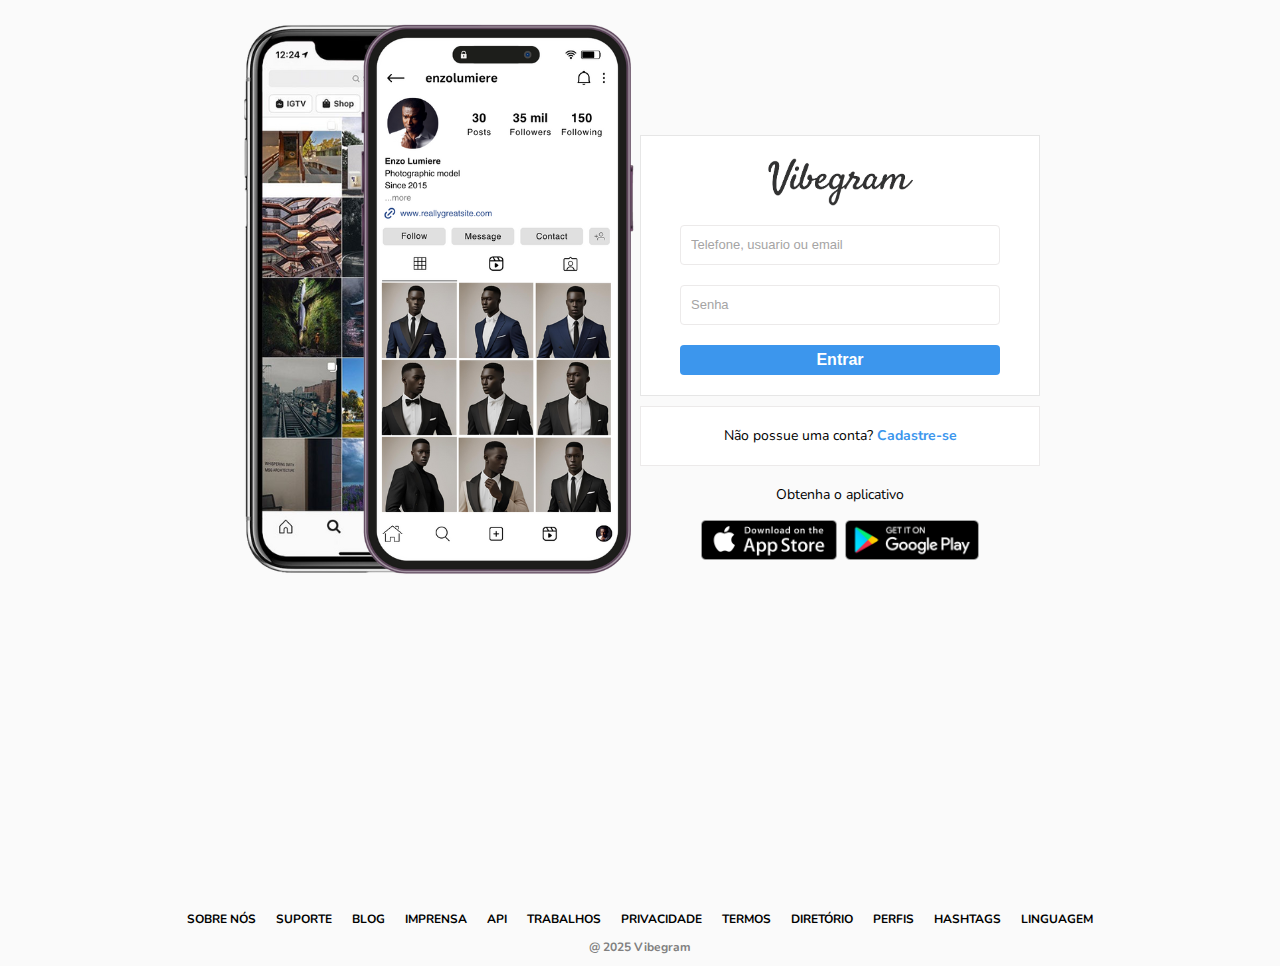
<file: index.html>
<!DOCTYPE html>
<html lang="en">
<head>
    <meta charset="UTF-8">
    <meta name="viewport" content="width=device-width, initial-scale=1.0">
    <link rel="stylesheet" href="style.css">
    <link rel="preconnect" href="https://fonts.googleapis.com">
    <link rel="preconnect" href="https://fonts.gstatic.com" crossorigin>
    <link href="https://fonts.googleapis.com/css2?family=Inter:ital,opsz,wght@0,14..32,100..900;1,14..32,100..900&family=Montserrat:ital,wght@0,100..900;1,100..900&family=Mulish:ital,wght@0,200..1000;1,200..1000&family=Nunito:ital,wght@0,200..1000;1,200..1000&family=Raleway:ital,wght@0,100..900;1,100..900&display=swap" rel="stylesheet">
    <title>Login - Vibegram</title>
</head>
<body>
    <header>
        <div id="wrapper">
            <div id="container">
                <div class="column left">
                    <div class="main"></div>
                </div>

                <div class="column right">
                    <div class="login-panel">
                        <div class="logo">
                            <img class="logo-img" src="/assets/images/logo.png" alt="">
                        </div>
                        <form>
                            <input placeholder="Telefone, usuario ou email" type="text" name="username">
                            <input placeholder="Senha" type="password" name="password">

                            <input type="submit" value="Entrar">
                        </form>
                    </div>
                    <div class="infobox">
                        <p>Não possue uma conta? <a href="#">Cadastre-se    </a></p>
                    </div>
                    <div class="get-app-panel">
                        Obtenha o aplicativo
                        <div class="app-buttons">
                            <a href="#">
                                <img src="/assets/images/appstore.png" alt="baixe na appstore">
                            </a>
                            <a href="#">
                                <img src="assets/images/googleplay.png" alt="baixe na googleplay">
                            </a>
                        </div>
                    </div>
                </div>
            </div>
        </div>
    </header>
    <footer>
        <div class="footer-inner">
            <a href="#">Sobre nós</a>
            <a href="#">Suporte</a>
            <a href="#">Blog</a>
            <a href="#">Imprensa</a>
            <a href="#">Api</a>
            <a href="#">Trabalhos</a>
            <a href="#">Privacidade</a>
            <a href="#">Termos</a>
            <a href="#">Diretório</a>
            <a href="#">Perfis</a>
            <a href="#">Hashtags</a>
            <a href="#">Linguagem</a>
            <div class="text-bottom">@ 2025 Vibegram</div>
        </div>
    </footer>
</body>
</html>
</file>
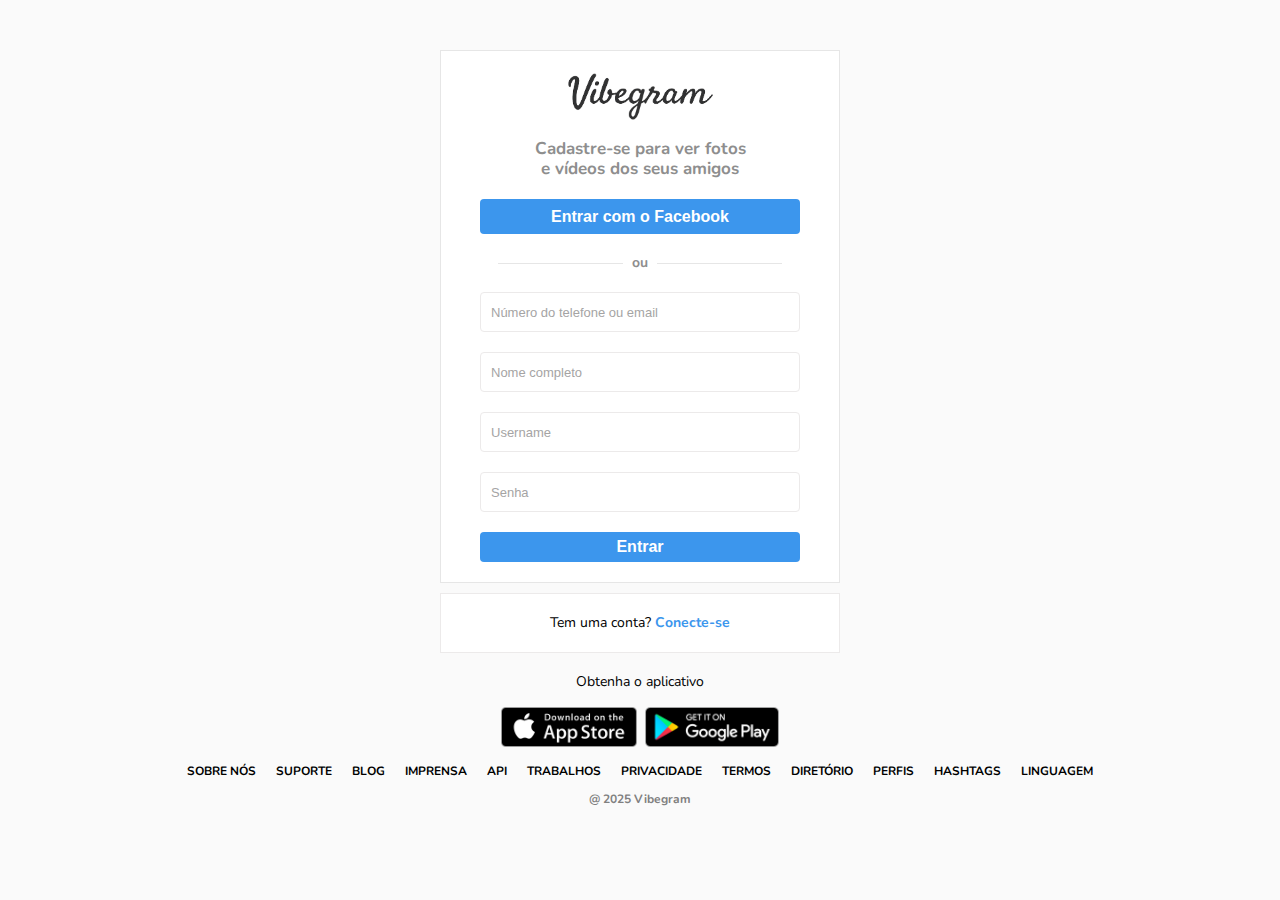
<file: singup.html>
<!DOCTYPE html>
<html lang="pt-br">
<head>
  <meta charset="UTF-8" />
  <meta name="viewport" content="width=device-width, initial-scale=1.0"/>
  <link rel="stylesheet" href="style.css" />
  <link rel="preconnect" href="https://fonts.googleapis.com">
  <link rel="preconnect" href="https://fonts.gstatic.com" crossorigin>
  <link href="https://fonts.googleapis.com/css2?family=Inter&family=Nunito&display=swap" rel="stylesheet">
  <title>Faça seu cadastro no - Vibegram</title>
</head>
<body>
  <div id="wrapper">
    <!-- CONTEÚDO PRINCIPAL -->
    <main id="container-signup">
      <div class="column">
        <div class="login-panel">
          <div class="logo">
            <img class="logo-img" src="/assets/images/logo.png" alt="Logo Vibegram" />
          </div>

          <div class="massage">
            <span>Cadastre-se para ver fotos e vídeos dos seus amigos</span>
          </div>

          <button class="cta-button">Entrar com o Facebook</button>

          <div class="divisor-container">
            <div class="line"></div>
            <div class="divisor-tag">ou</div>
            <div class="line"></div>
          </div>

          <form>
            <input placeholder="Número do telefone ou email" type="text" name="email" />
            <input placeholder="Nome completo" type="text" name="name" />
            <input placeholder="Username" type="text" name="username" />
            <input placeholder="Senha" type="password" name="password" />
            <input type="submit" value="Entrar" />
          </form>
        </div>

        <div class="infobox">
          <p>Tem uma conta? <a href="index.html">Conecte-se</a></p>
        </div>

        <div class="get-app-panel">
          Obtenha o aplicativo
          <div class="app-buttons">
            <a href="#"><img src="/assets/images/appstore.png" alt="App Store" /></a>
            <a href="#"><img src="assets/images/googleplay.png" alt="Google Play" /></a>
          </div>
        </div>
      </div>
    </main>

    <!-- RODAPÉ -->
    <footer>
      <div class="footer-inner">
        <a href="#">Sobre nós</a>
        <a href="#">Suporte</a>
        <a href="#">Blog</a>
        <a href="#">Imprensa</a>
        <a href="#">API</a>
        <a href="#">Trabalhos</a>
        <a href="#">Privacidade</a>
        <a href="#">Termos</a>
        <a href="#">Diretório</a>
        <a href="#">Perfis</a>
        <a href="#">Hashtags</a>
        <a href="#">Linguagem</a>
        <div class="text-bottom">@ 2025 Vibegram</div>
      </div>
    </footer>
  </div>
</body>
</html>
</file>
<file: style.css>
*{
    box-sizing: border-box;
    margin: 0;
    padding: 0;
}

body{
    background: #FAFAFA;
    width: 100%;
    height: 100%;
    font-family: 'Nunito', Arial, Helvetica, sans-serif;
    font-size: 14px;
    line-height: 18px;
}

a{
    color: #3c96ed;
    text-decoration: none;
}

#wrapper {
    display: flex;
    flex-direction: column;
    min-height: 100vh;
}

#container{
    margin:0 auto;
    min-height: 100%;
    width: 800px;
    display: flex;
    align-items: center;
}

.column{
    flex-grow: 1;
    width: 50%;
}

.left{
    background-size: 450px;
    background: url("./assets/images/main-foto.png") no-repeat center;
    height: 600px;
    margin: 0 0 50px 0;
}

.login-panel{
    margin: 50px 0 0 0;
    background-color: #fff;
    border: 1px solid #e6e6e6;
    text-align: center;
    padding: 0 20px;
}

.logo-img{
    width: 200px;
    margin: 20px 0 0 0;
}

form{
    display: flex;
    flex-direction: column;
    align-items: center;
    justify-content: center;
}


input[type="password"], input[type="text"]{
    background-color: #FFFFFF;
    border: 1px solid rgb(236, 234, 234);
    height: 40px;
    border-radius: 4px;
    margin: 10px 0;
    padding: 10px;
    font-size: 13px;
    width: 320px;
    color: #000000;
}

input[type="password"]::placeholder, input[type="text"]::placeholder{
    color: rgb(165, 164, 164);
}

input[type="password"]:focus, input[type="text"]:focus{
    outline: 0;
    border: 1px solid #a1a1a1;
}

input[type="submit"]{
    width: 320px;
    margin: 10px 0 20px 0;
    height: 30px;
    border: 0;
    background-color: #3c96ed;
    border-radius: 4px;
    color: #FFFFFF;
    font-size: 16px;
    font-weight: bold;
    cursor: pointer;
}

.infobox{
    background-color: #FFFFFF;
    height: 60px;
    border: 1px solid rgb(236, 234, 234);
    margin: 10px auto 0;

    display: flex;
    justify-content: center;
    align-items: center;
}

.infobox p a{
    font-weight: bold;
    user-select: none;
}

.get-app-panel{
    margin: 20px 0 0 0;
    text-align: center;
}

.app-buttons{
    margin: 16px 0 0 0;
}

.app-buttons img{
    height: 40px;
    padding: 0 2px;
}

footer {
    text-align: center;
    padding: 10px 0;
    background-color: transparent;
}

.footer-inner a {
    color: #000;
    text-transform: uppercase;
    font-weight: bold;
    margin: 0 8px;
    font-size: 12px;
}

.text-bottom {
    font-size: 12px;
    font-weight: bold;
    color: gray;
    margin-top: 10px;
    display: block;
}

/*Page Signup*/

#container-signup {
    margin:0 auto;
    min-height: 100%;
    max-width: 400px;
    width: 800px;
    display: flex;
    align-items: center;
}

.massage{
    margin: 10px 70px;
}

.massage span{
    text-align: center;
    line-height: 20px;
    font-size: 17px;
    font-weight: bold;
    color: #8e8e8e;
    user-select: none;
}

.cta-button{
    width: 320px;
    height: 35px;
    margin: 10px 0;
    background-color: #3c96ed;
    color: #FFFFFF;
    border: 0;
    border-radius: 4px;
    cursor: pointer;
    font-weight: bold;
    font-size: 16px;
}

.divisor-container{
    display: flex;
    justify-content: center;
    align-items: center;
    margin: 10px 0;
}

.line{
    height: 1px;
    background-color: #e6e6e6;
    width: 35%;
}

.divisor-tag{
    font-weight: bold;
    margin: 0 2.5%;
    color: #8e8e8e;
    user-select: none;
}
</file>
